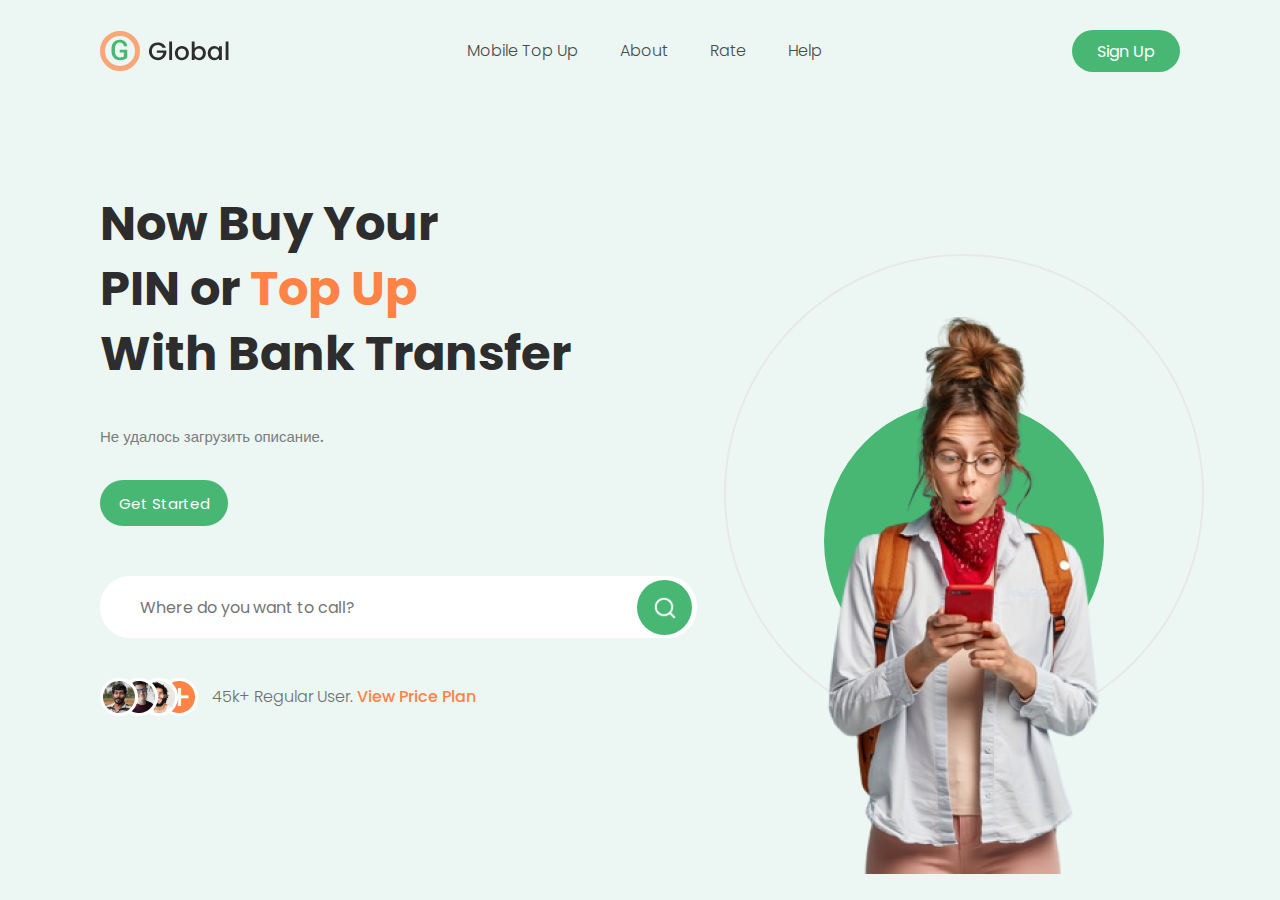
<file: Global/index.html>
<!DOCTYPE html>
<html lang="en">

<head>
    <meta charset="UTF-8">
    <meta name="viewport" content="width=device-width, initial-scale=1.0">

    <script src="https://code.jquery.com/jquery-3.6.0.min.js"></script>

    <link href="https://fonts.googleapis.com/css2?family=Poppins:ital,wght@0,100;0,200;0,300;0,400;0,500;0,600;0,700;0,800;0,900;1,100;1,200;1,300;1,400;1,500;1,600;1,700;1,800;1,900&display=swap"rel="stylesheet">
    <link href="https://stackpath.bootstrapcdn.com/bootstrap/4.5.2/css/bootstrap.min.css" rel="stylesheet">
    <link rel="stylesheet" href="css/style.min.css">
    <title>Global</title>
</head>

    <body>
        <header class="header">
            <div class="container">
                <div class="row">
                    <div class="col-12">
                        <div class="header__wrapper">
                        <a href="#" class="header__logo">
                            <img class="header__logo-img" src="icons/Logo.svg" alt="logo">
                        </a>
                        <div class="menu">
                            <div class="header__menu">
                                <a class="header__link" href="#">Mobile Top Up</a>
                                <a class="header__link" href="#">About</a>
                                <a class="header__link" href="#">Rate</a>
                                <a class="header__link" href="#">Help</a>
                            </div>
                            <button class="button">Sign Up</button>
                        </div>                            
                        
                        <div class="hamburger ">
                            <span></span>
                            <span></span>
                            <span></span>
                        </div>
                    </div>
                    </div>
                    
                    
                </div>
            </div>
            
        </header>
        <section class="promo">
            <div class="container">
                <div class="row">
                    <div class="col-12">

                    </div>
                </div>
                <div class="row">
                    <div class="col-xl-7 col-lg-8 col-md-12">
                        <div class="promo__buy">
                            <h1 class="promo__buy-title">
                                Now Buy Your<br>
                                PIN or <span class="promo__buy-text_orange">Top Up</span><br>
                                With Bank Transfer
                            </h1>
                        </div>
                    </div>
                </div>
                <div class="row flex-md-row flex-column-reverse">
                    <div class="col-xl-7 col-lg-6 col-md-6 ">
                        <div class="promo__subheader" id="promo_description">

                        </div>
                        <button class="button button_get">Get Started</button>
                        <form class="promo__form">
                            <input type="text" id="inputField" class="promo__form-input" placeholder="Where do you want to call?">
                            <div id="error-message" class="error-message"></div>
                            <button type="submit" class="button button_search">
                                <img src="icons/search (1).png" alt="search">
                            </button>
                        </form>
                        <div class="promo__users">
                            <div class="promo__users-ellips">
                                <img src="icons/Ellipse1.png" alt="">
                                <img src="icons/Ellipse2.png" alt="">
                                <img src="icons/Ellipse3.png" alt="">
                                <img src="icons/Ellipse4.png" alt="">
                                <div class="cross">&times;</div>
                            </div>
                            <div class="promo__users-descr">
                                45k+ Regular User. <span class="promo__users-descr_orange">View Price Plan</span>
                            </div>
                        </div>
                    </div>
                    <div class="col-xl-5 col-lg-6 col-md-6 ">
                        <div class="promo-girl">
                            <div class="promo-girl__img">
                                <img src="icons/girl3.png" alt="" class="promo-girl__img-elem">
                            </div>
                            <div class="divider">
                                <img class="divider__elem" src="icons/flags/flag-india.png" alt="India1">
                                <img class="divider__elem" src="icons/flags/flag-india.png" alt="India2">
                                <img class="divider__elem" src="icons/flags/flag-italy.png" alt="Italy">
                                <img class="divider__elem" src="icons/flags/flag-india.png" alt="India3">
                                <img class="divider__elem" src="icons/flags/flag-england.png" alt="England">

                            </div>
                        </div>
                    </div>
                </div>
            </div>
        </section>

        <script src="js/script.js"></script>

    </body>
</html>
</file>
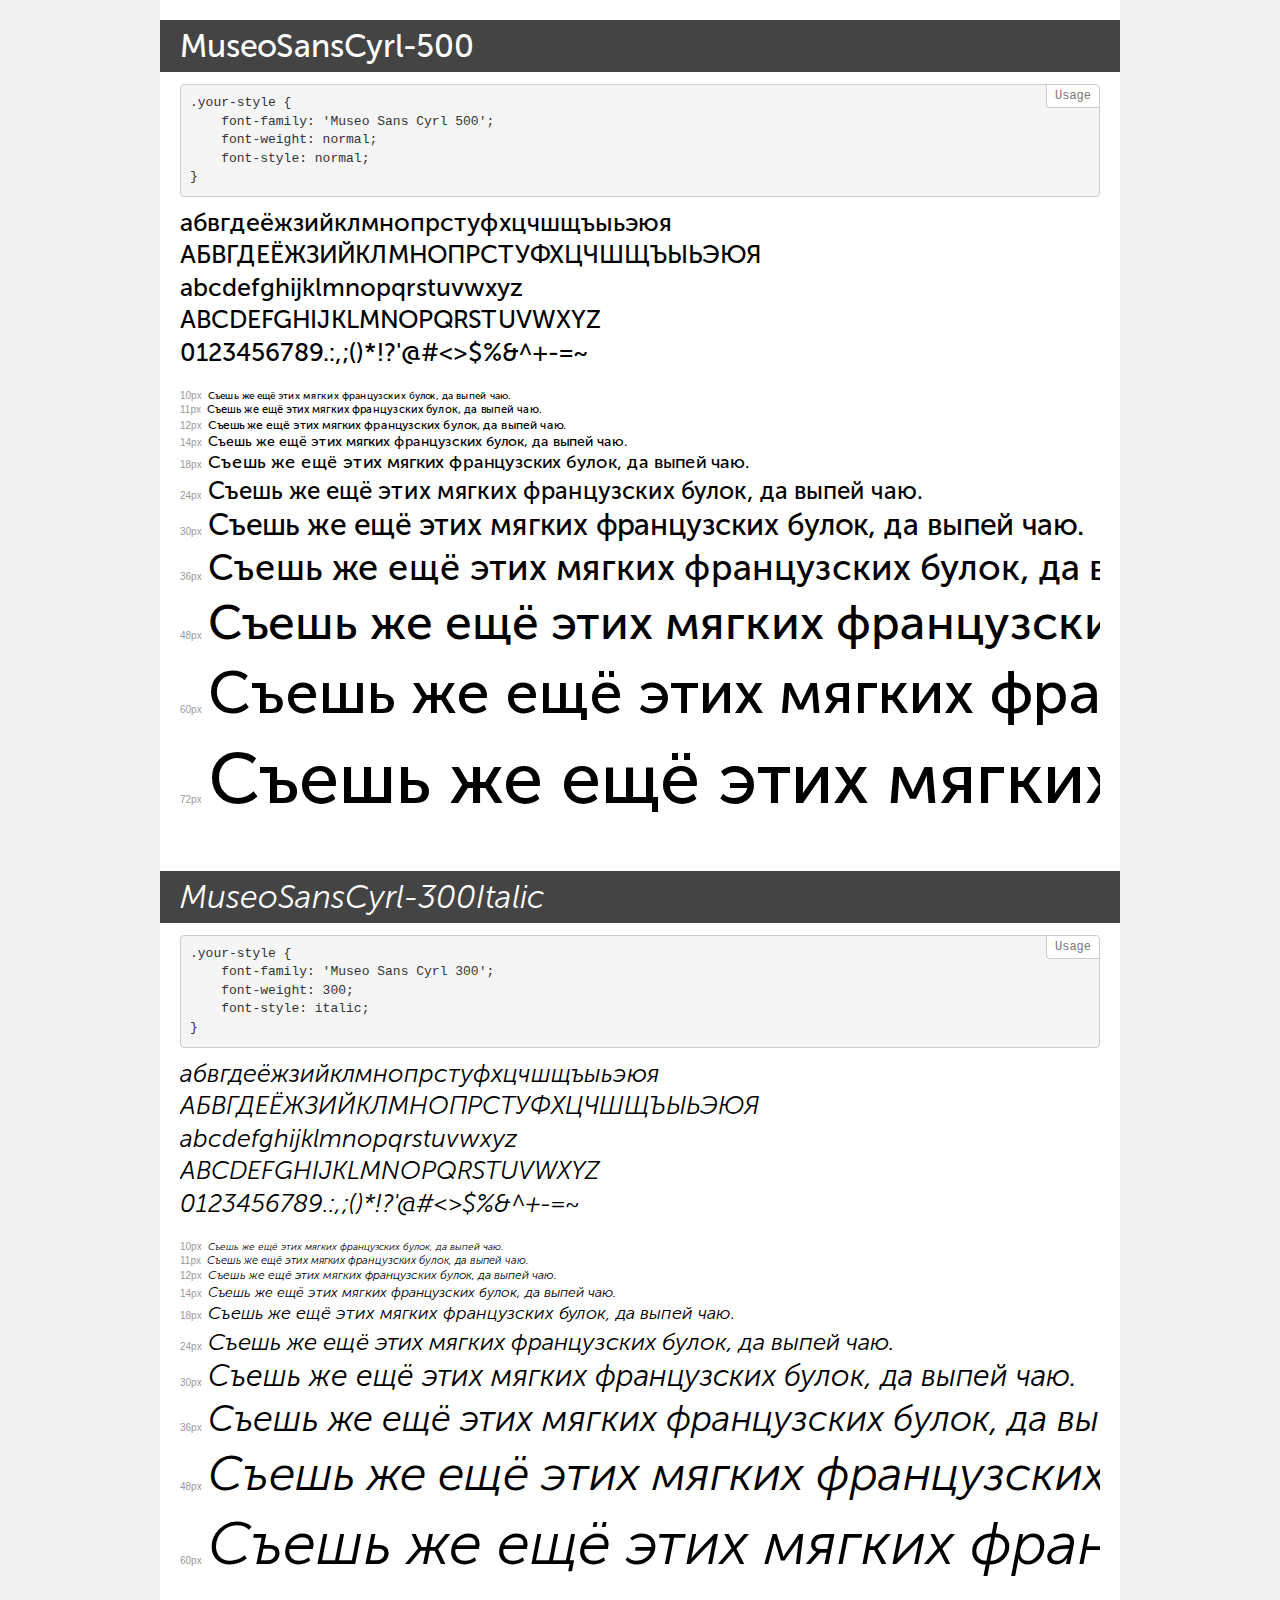
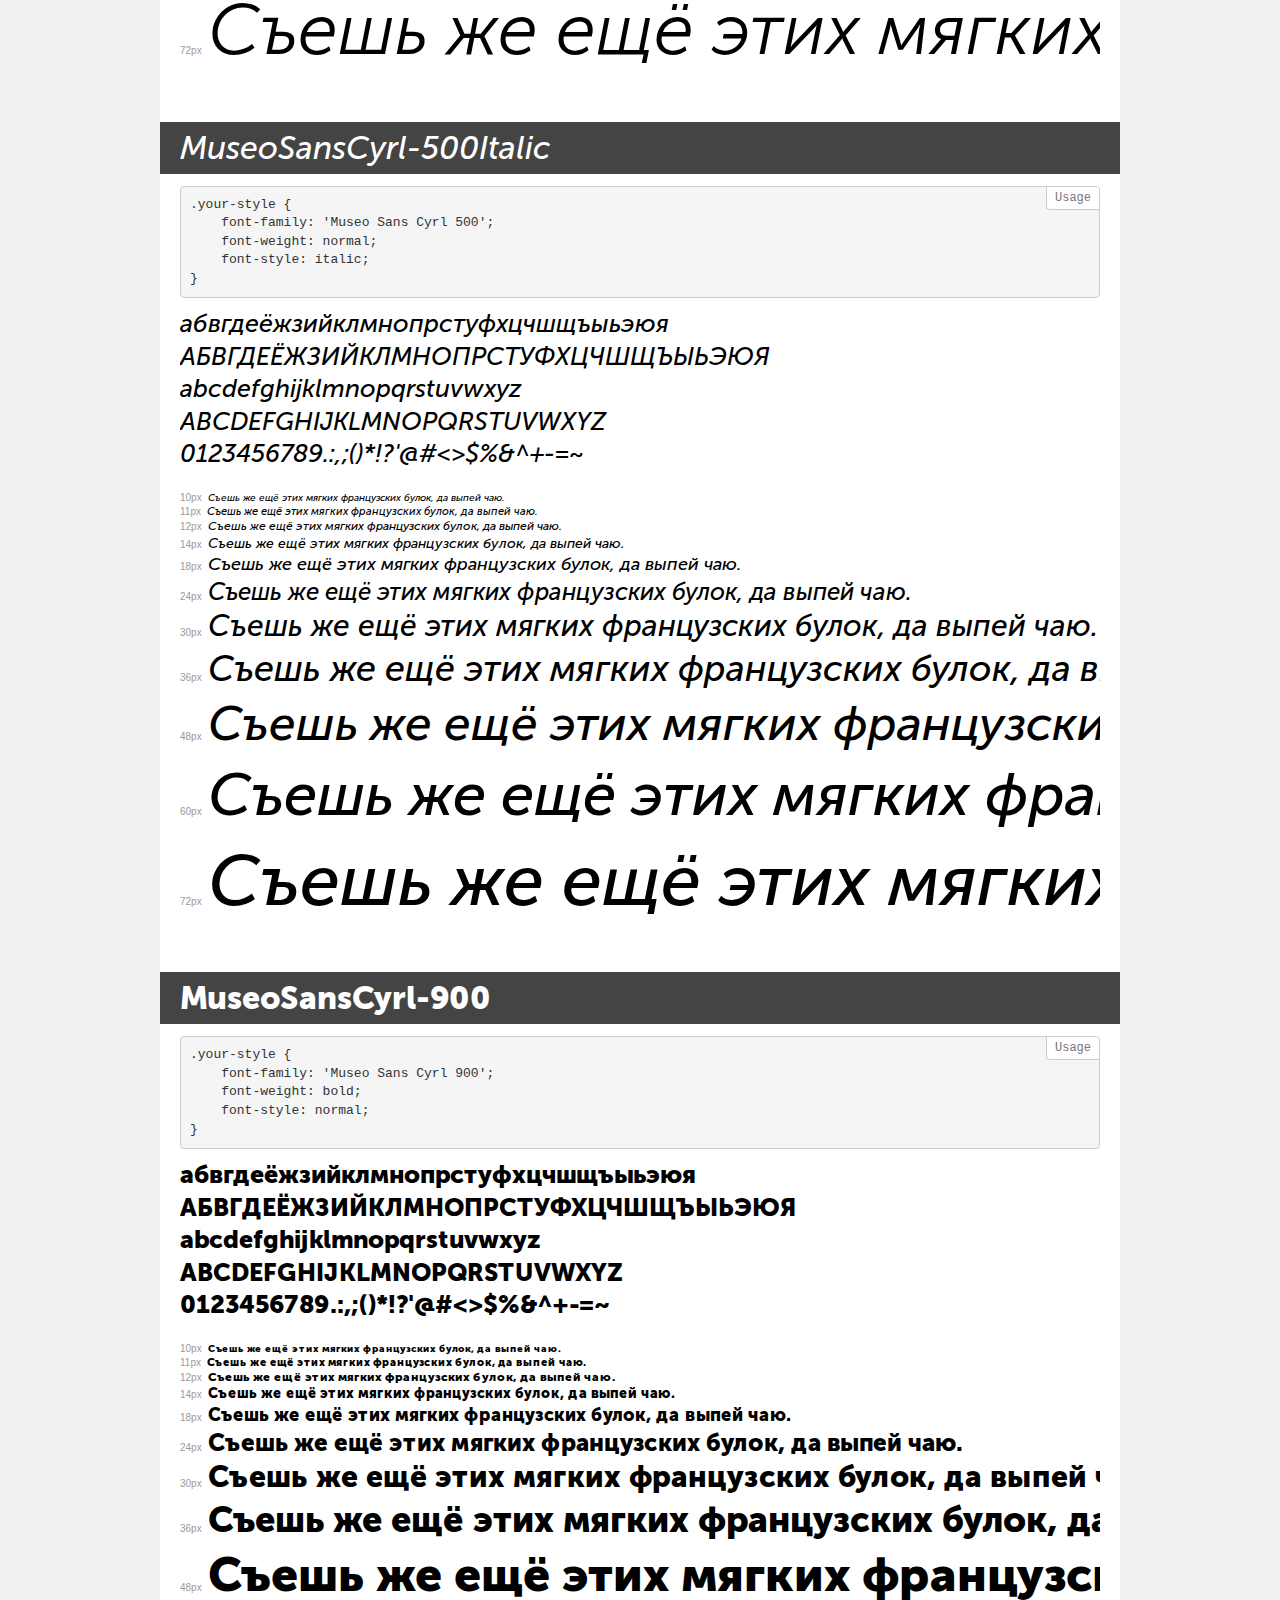
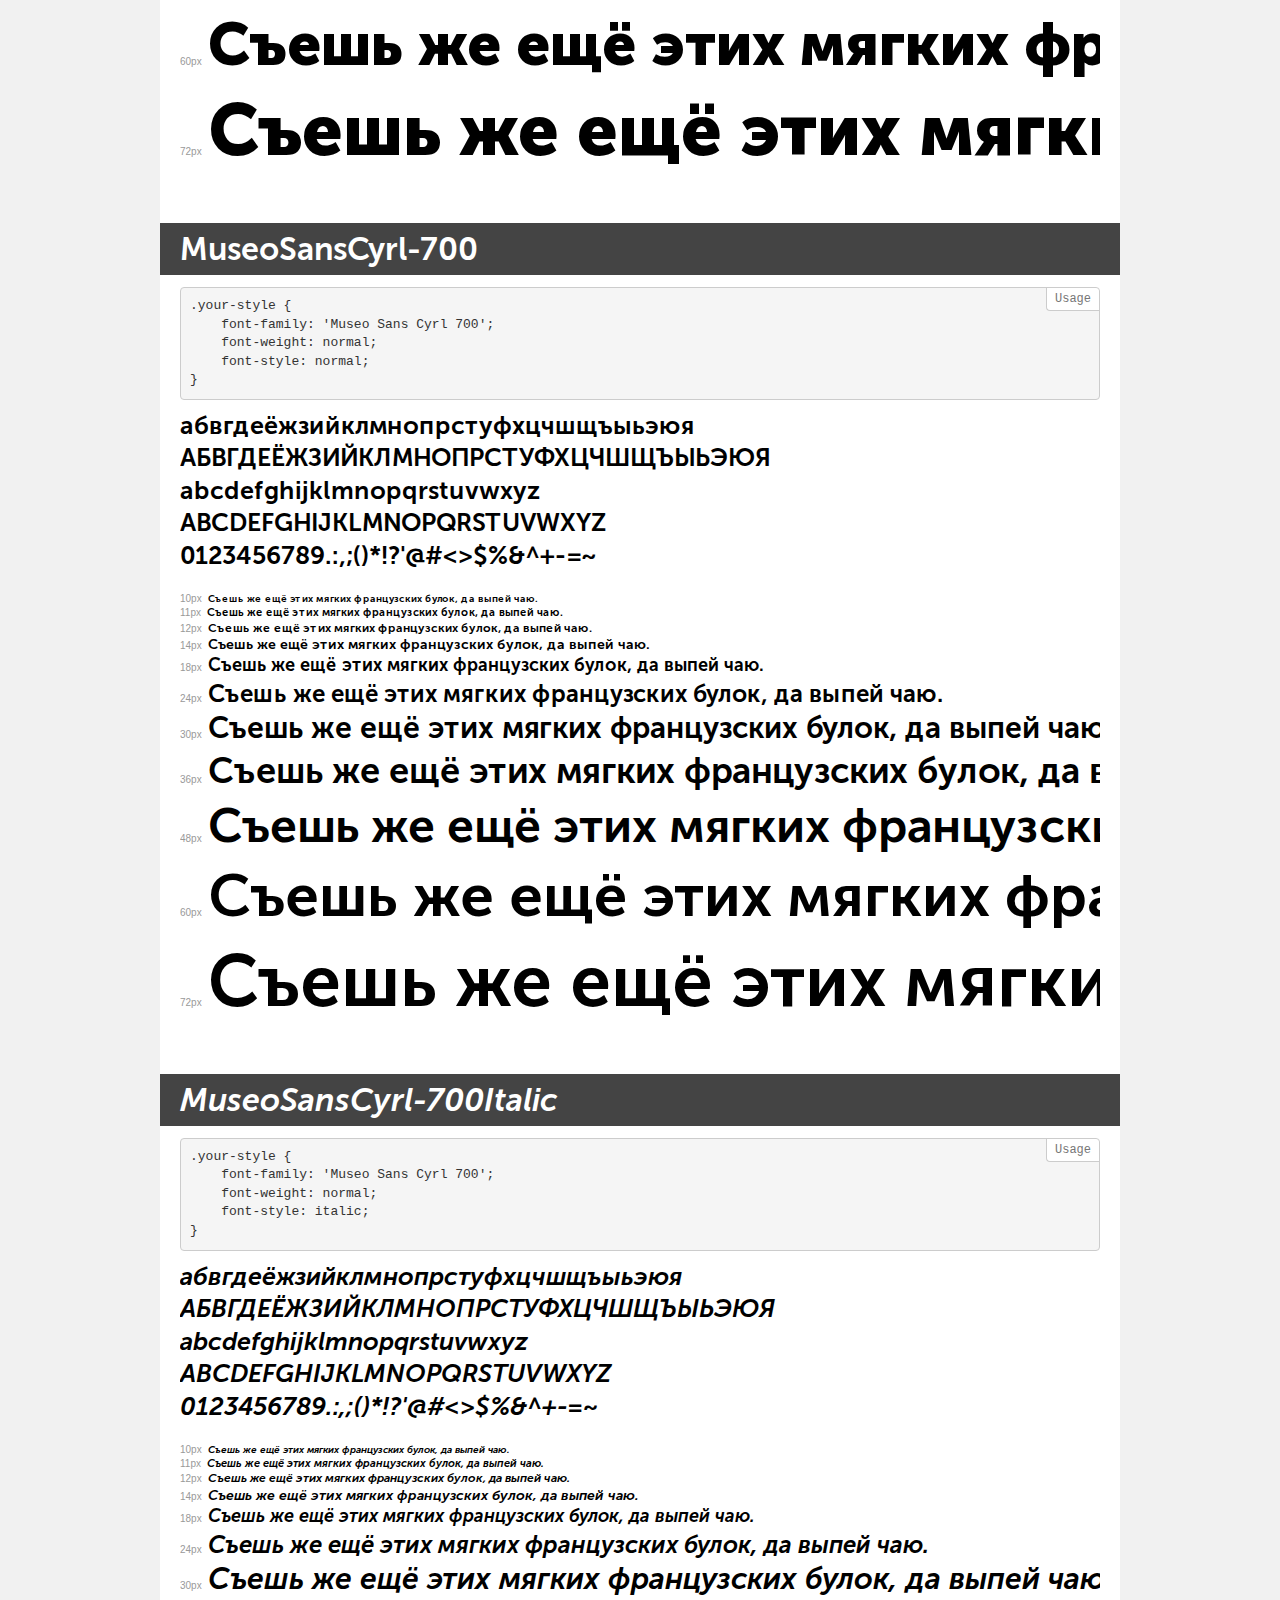
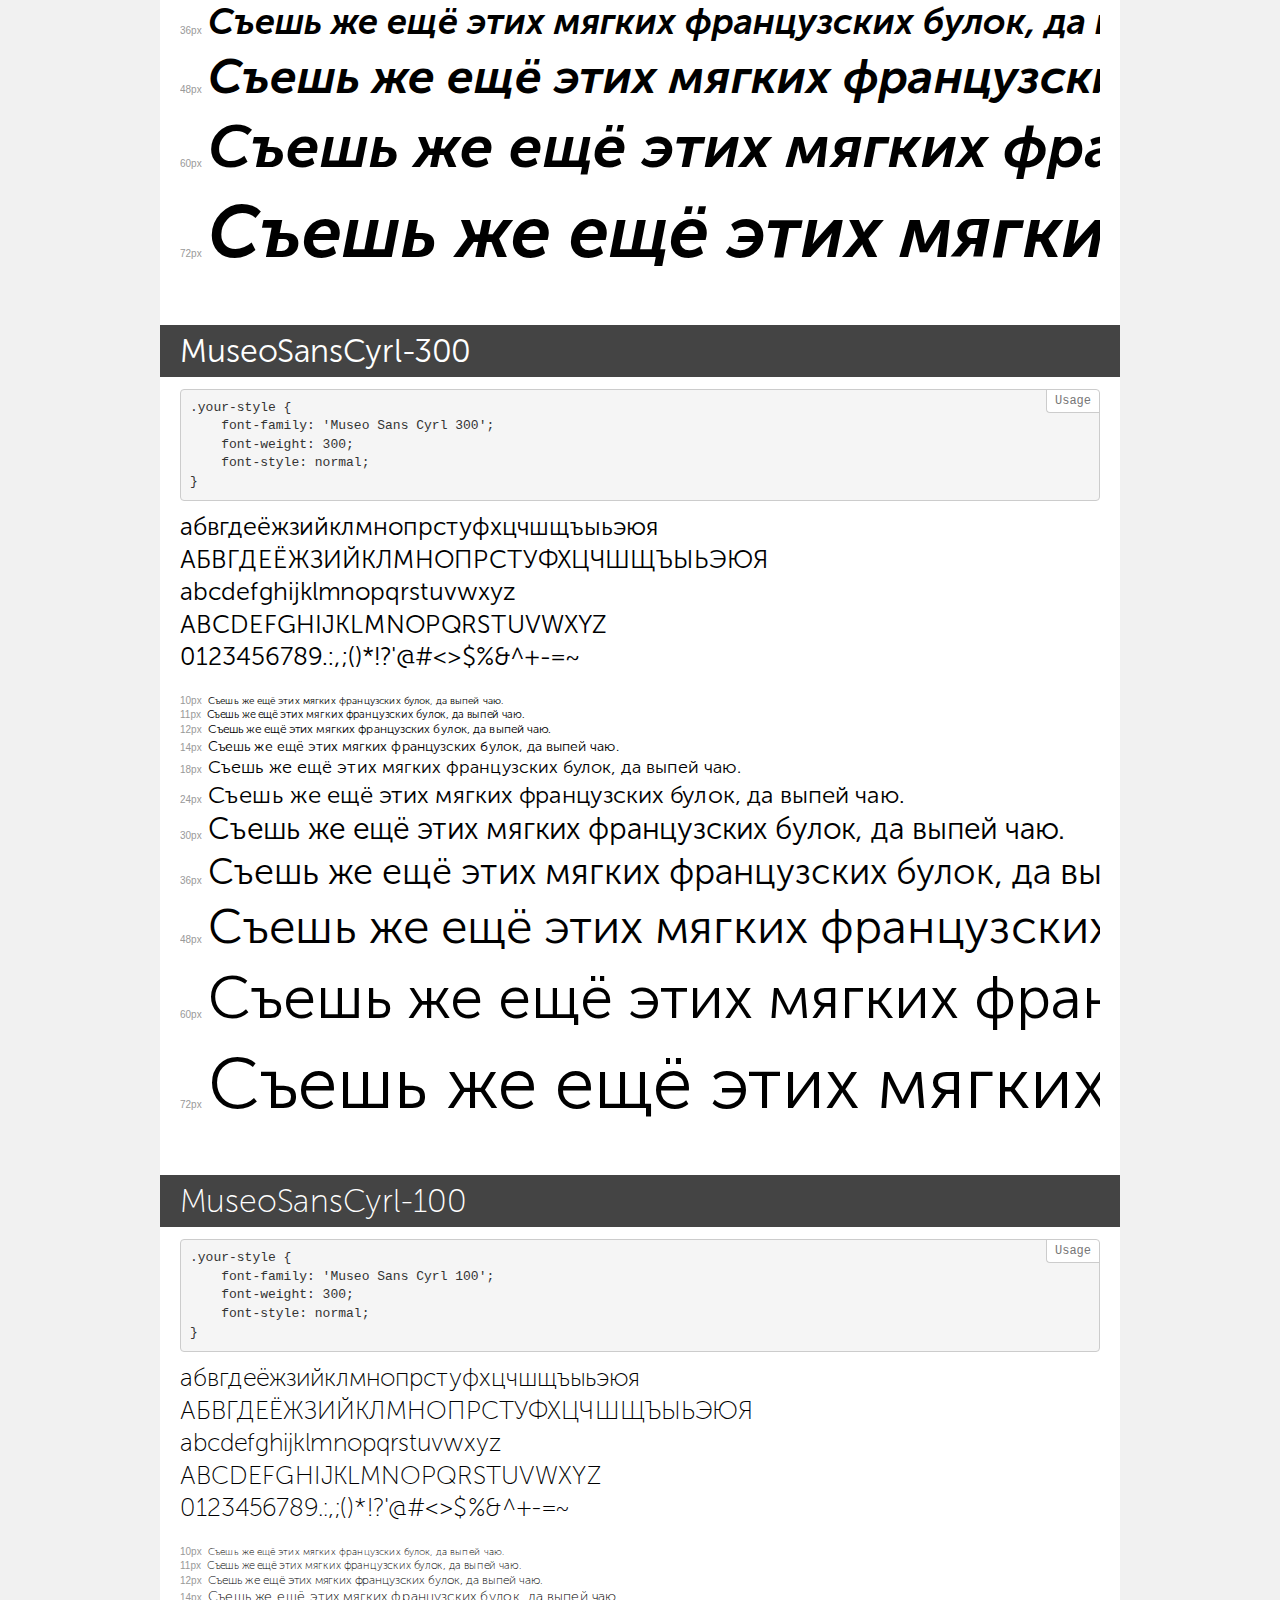
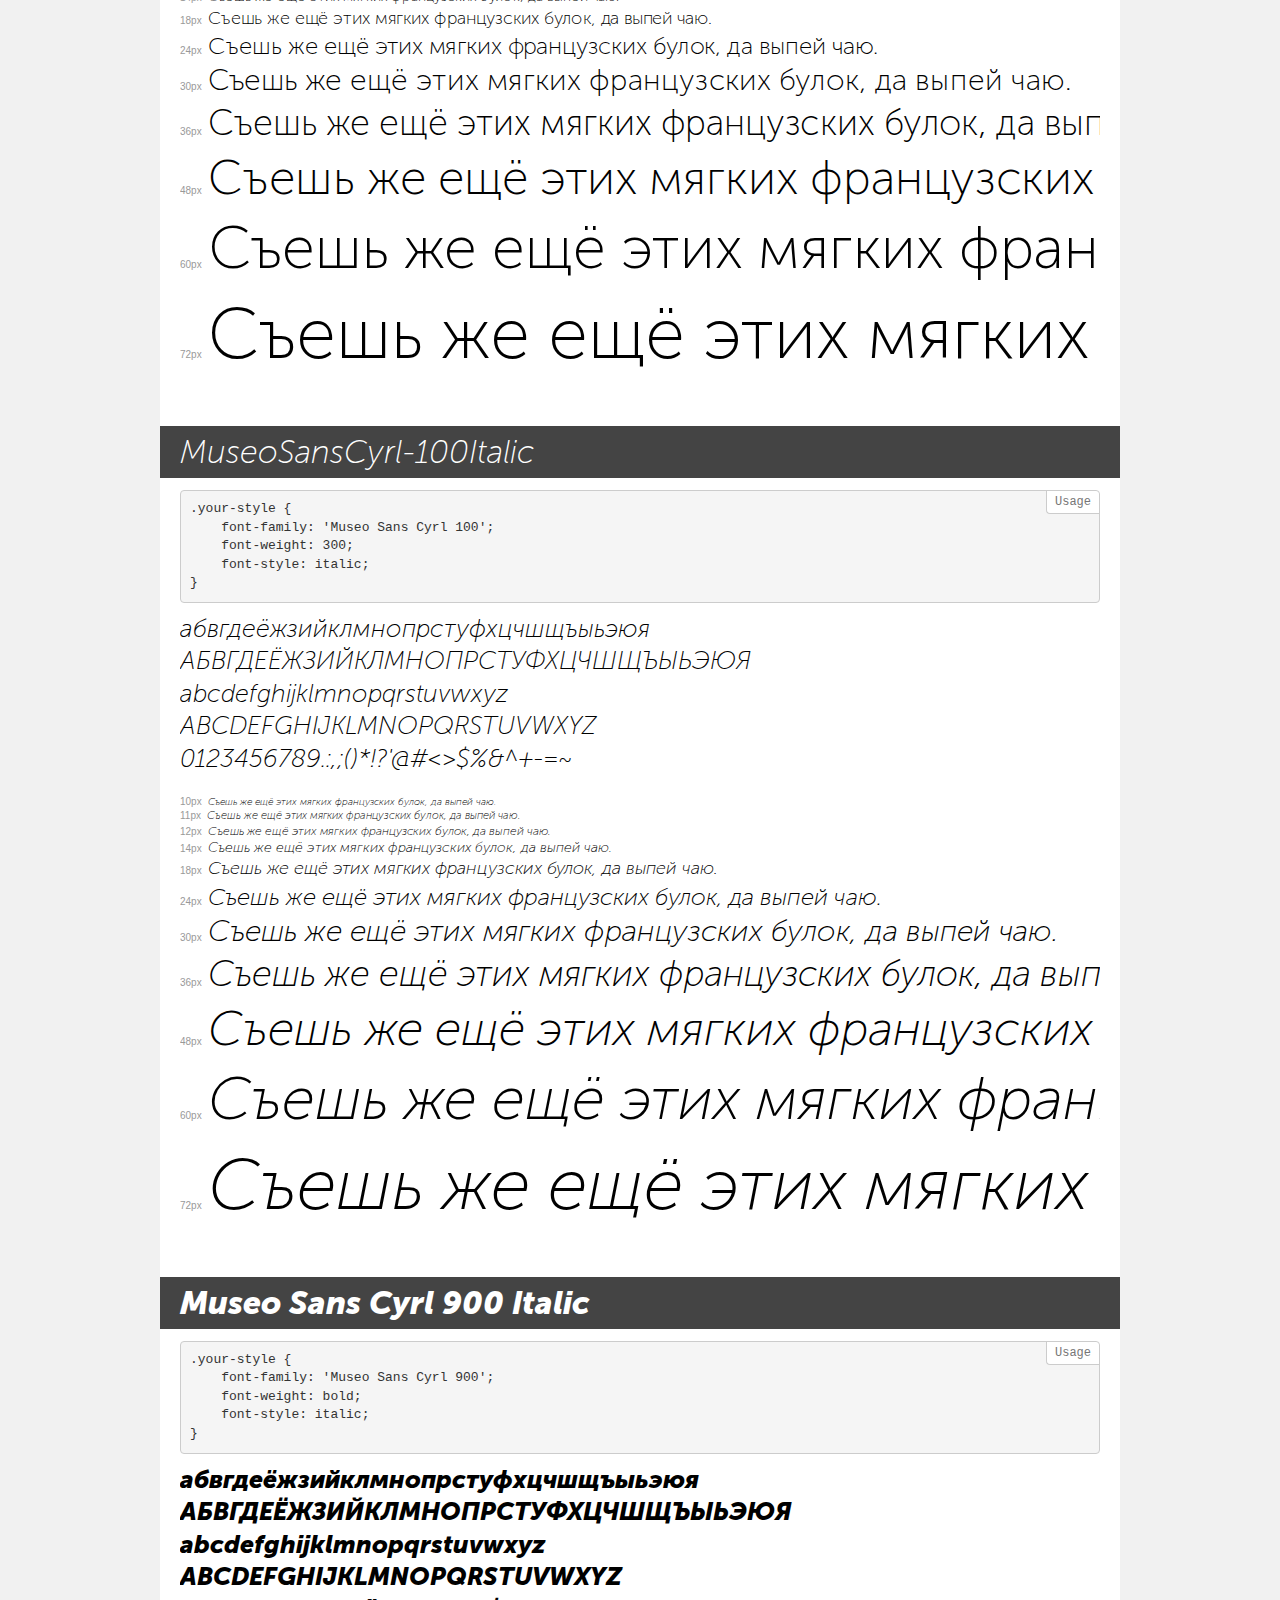
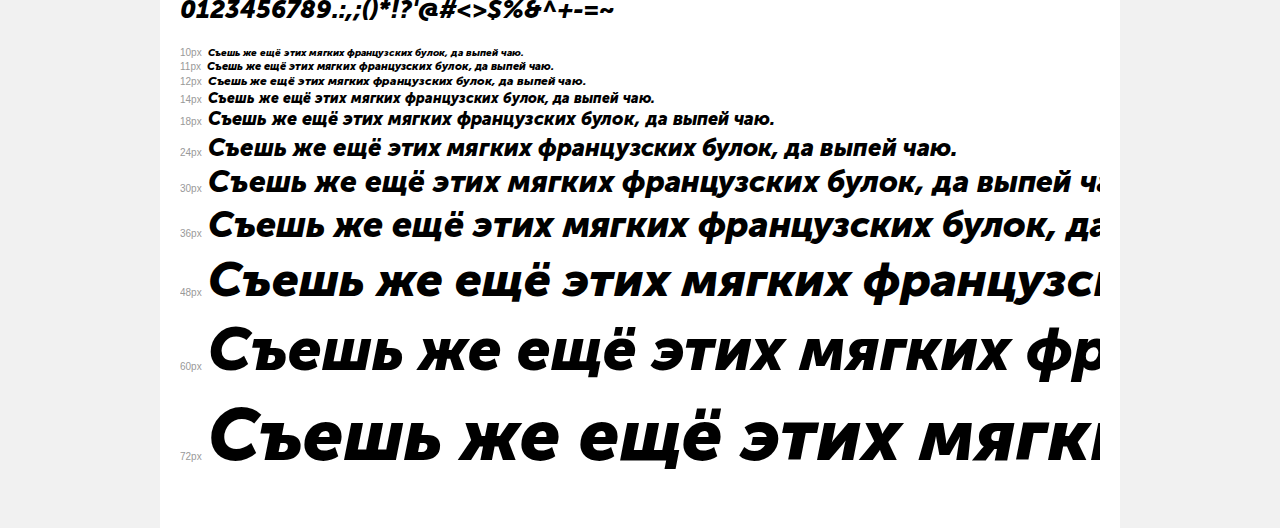
<file: Puls/fonts/demo.html>
<!DOCTYPE html>
<html>
<head>
	<meta charset="utf-8">
	<meta http-equiv="X-UA-Compatible" content="IE=edge">
	<meta name="viewport" content="width=device-width, initial-scale=1">
	<meta name="robots" content="noindex, noarchive">
	<title>Transfonter demo</title>
	<link href="stylesheet.css" rel="stylesheet">
	<style>
		/*
		http://meyerweb.com/eric/tools/css/reset/
		v2.0 | 20110126
		License: none (public domain)
		*/
		html, body, div, span, applet, object, iframe,
		h1, h2, h3, h4, h5, h6, p, blockquote, pre,
		a, abbr, acronym, address, big, cite, code,
		del, dfn, em, img, ins, kbd, q, s, samp,
		small, strike, strong, sub, sup, tt, var,
		b, u, i, center,
		dl, dt, dd, ol, ul, li,
		fieldset, form, label, legend,
		table, caption, tbody, tfoot, thead, tr, th, td,
		article, aside, canvas, details, embed,
		figure, figcaption, footer, header, hgroup,
		menu, nav, output, ruby, section, summary,
		time, mark, audio, video {
			margin: 0;
			padding: 0;
			border: 0;
			font-size: 100%;
			font: inherit;
			vertical-align: baseline;
		}
		/* HTML5 display-role reset for older browsers */
		article, aside, details, figcaption, figure,
		footer, header, hgroup, menu, nav, section {
			display: block;
		}
		body {
			line-height: 1;
		}
		ol, ul {
			list-style: none;
		}
		blockquote, q {
			quotes: none;
		}
		blockquote:before, blockquote:after,
		q:before, q:after {
			content: '';
			content: none;
		}
		table {
			border-collapse: collapse;
			border-spacing: 0;
		}
		/* common styles */
		body {
			background: #f1f1f1;
			color: #000;
		}
		.page {
			background: #fff;
			width: 920px;
			margin: 0 auto;
			padding: 20px 20px 0 20px;
			overflow: hidden;
		}
		.font-container {
			overflow-x: auto;
			overflow-y: hidden;
			margin-bottom: 40px;
			line-height: 1.3;
			white-space: nowrap;
			padding-bottom: 5px;
		}
		h1 {
			position: relative;
			background: #444;
			font-size: 32px;
			color: #fff;
			padding: 10px 20px;
			margin: 0 -20px 12px -20px;
		}
		.letters {
			font-size: 25px;
			margin-bottom: 20px;
		}
		.s10:before {
			content: '10px';
		}
		.s11:before {
			content: '11px';
		}
		.s12:before {
			content: '12px';
		}
		.s14:before {
			content: '14px';
		}
		.s18:before {
			content: '18px';
		}
		.s24:before {
			content: '24px';
		}
		.s30:before {
			content: '30px';
		}
		.s36:before {
			content: '36px';
		}
		.s48:before {
			content: '48px';
		}
		.s60:before {
			content: '60px';
		}
		.s72:before {
			content: '72px';
		}
		.s10:before, .s11:before, .s12:before, .s14:before,
		.s18:before, .s24:before, .s30:before, .s36:before,
		.s48:before, .s60:before, .s72:before {
			font-family: Arial, sans-serif;
			font-size: 10px;
			font-weight: normal;
			font-style: normal;
			color: #999;
			padding-right: 6px;
		}
		pre {
			display: block;
			position: relative;
			padding: 9px;
			margin: 0 0 10px;
			font-family: Monaco, Menlo, Consolas, "Courier New", monospace !important;
			font-size: 13px;
			line-height: 1.428571429;
			color: #333;
			font-weight: normal !important;
			font-style: normal !important;
			background-color: #f5f5f5;
			border: 1px solid #ccc;
			overflow-x: auto;
			border-radius: 4px;
		}
		pre:after {
			display: block;
			position: absolute;
			right: 0;
			top: 0;
			content: 'Usage';
			line-height: 1;
			padding: 5px 8px;
			font-size: 12px;
			color: #767676;
			background-color: #fff;
			border: 1px solid #ccc;
			border-right: none;
			border-top: none;
			border-radius: 0 4px 0 4px;
			z-index: 10;
		}
		/* responsive */
		@media (max-width: 959px) {
			.page {
				width: auto;
				margin: 0;
			}
		}
	</style>
</head>
<body>
<div class="page">
	<div class="demo" style="font-family: 'Museo Sans Cyrl 500'; font-weight: normal; font-style: normal;">
		<h1>MuseoSansCyrl-500</h1>
		<pre>.your-style {
    font-family: 'Museo Sans Cyrl 500';
    font-weight: normal;
    font-style: normal;
}</pre>
		<div class="font-container">
			<p class="letters">
				абвгдеёжзийклмнопрстуфхцчшщъыьэюя <br />
				АБВГДЕЁЖЗИЙКЛМНОПРСТУФХЦЧШЩЪЫЬЭЮЯ <br />
				abcdefghijklmnopqrstuvwxyz <br />
				ABCDEFGHIJKLMNOPQRSTUVWXYZ <br />				0123456789.:,;()*!?'@#<>$%&^+-=~
			</p>
			<p class="s10" style="font-size: 10px;">Съешь же ещё этих мягких французских булок, да выпей чаю.</p>
			<p class="s11" style="font-size: 11px;">Съешь же ещё этих мягких французских булок, да выпей чаю.</p>
			<p class="s12" style="font-size: 12px;">Съешь же ещё этих мягких французских булок, да выпей чаю.</p>
			<p class="s14" style="font-size: 14px;">Съешь же ещё этих мягких французских булок, да выпей чаю.</p>
			<p class="s18" style="font-size: 18px;">Съешь же ещё этих мягких французских булок, да выпей чаю.</p>
			<p class="s24" style="font-size: 24px;">Съешь же ещё этих мягких французских булок, да выпей чаю.</p>
			<p class="s30" style="font-size: 30px;">Съешь же ещё этих мягких французских булок, да выпей чаю.</p>
			<p class="s36" style="font-size: 36px;">Съешь же ещё этих мягких французских булок, да выпей чаю.</p>
			<p class="s48" style="font-size: 48px;">Съешь же ещё этих мягких французских булок, да выпей чаю.</p>
			<p class="s60" style="font-size: 60px;">Съешь же ещё этих мягких французских булок, да выпей чаю.</p>
			<p class="s72" style="font-size: 72px;">Съешь же ещё этих мягких французских булок, да выпей чаю.</p>
		</div>
	</div>
	<div class="demo" style="font-family: 'Museo Sans Cyrl 300'; font-weight: 300; font-style: italic;">
		<h1>MuseoSansCyrl-300Italic</h1>
		<pre>.your-style {
    font-family: 'Museo Sans Cyrl 300';
    font-weight: 300;
    font-style: italic;
}</pre>
		<div class="font-container">
			<p class="letters">
				абвгдеёжзийклмнопрстуфхцчшщъыьэюя <br />
				АБВГДЕЁЖЗИЙКЛМНОПРСТУФХЦЧШЩЪЫЬЭЮЯ <br />
				abcdefghijklmnopqrstuvwxyz <br />
				ABCDEFGHIJKLMNOPQRSTUVWXYZ <br />				0123456789.:,;()*!?'@#<>$%&^+-=~
			</p>
			<p class="s10" style="font-size: 10px;">Съешь же ещё этих мягких французских булок, да выпей чаю.</p>
			<p class="s11" style="font-size: 11px;">Съешь же ещё этих мягких французских булок, да выпей чаю.</p>
			<p class="s12" style="font-size: 12px;">Съешь же ещё этих мягких французских булок, да выпей чаю.</p>
			<p class="s14" style="font-size: 14px;">Съешь же ещё этих мягких французских булок, да выпей чаю.</p>
			<p class="s18" style="font-size: 18px;">Съешь же ещё этих мягких французских булок, да выпей чаю.</p>
			<p class="s24" style="font-size: 24px;">Съешь же ещё этих мягких французских булок, да выпей чаю.</p>
			<p class="s30" style="font-size: 30px;">Съешь же ещё этих мягких французских булок, да выпей чаю.</p>
			<p class="s36" style="font-size: 36px;">Съешь же ещё этих мягких французских булок, да выпей чаю.</p>
			<p class="s48" style="font-size: 48px;">Съешь же ещё этих мягких французских булок, да выпей чаю.</p>
			<p class="s60" style="font-size: 60px;">Съешь же ещё этих мягких французских булок, да выпей чаю.</p>
			<p class="s72" style="font-size: 72px;">Съешь же ещё этих мягких французских булок, да выпей чаю.</p>
		</div>
	</div>
	<div class="demo" style="font-family: 'Museo Sans Cyrl 500'; font-weight: normal; font-style: italic;">
		<h1>MuseoSansCyrl-500Italic</h1>
		<pre>.your-style {
    font-family: 'Museo Sans Cyrl 500';
    font-weight: normal;
    font-style: italic;
}</pre>
		<div class="font-container">
			<p class="letters">
				абвгдеёжзийклмнопрстуфхцчшщъыьэюя <br />
				АБВГДЕЁЖЗИЙКЛМНОПРСТУФХЦЧШЩЪЫЬЭЮЯ <br />
				abcdefghijklmnopqrstuvwxyz <br />
				ABCDEFGHIJKLMNOPQRSTUVWXYZ <br />				0123456789.:,;()*!?'@#<>$%&^+-=~
			</p>
			<p class="s10" style="font-size: 10px;">Съешь же ещё этих мягких французских булок, да выпей чаю.</p>
			<p class="s11" style="font-size: 11px;">Съешь же ещё этих мягких французских булок, да выпей чаю.</p>
			<p class="s12" style="font-size: 12px;">Съешь же ещё этих мягких французских булок, да выпей чаю.</p>
			<p class="s14" style="font-size: 14px;">Съешь же ещё этих мягких французских булок, да выпей чаю.</p>
			<p class="s18" style="font-size: 18px;">Съешь же ещё этих мягких французских булок, да выпей чаю.</p>
			<p class="s24" style="font-size: 24px;">Съешь же ещё этих мягких французских булок, да выпей чаю.</p>
			<p class="s30" style="font-size: 30px;">Съешь же ещё этих мягких французских булок, да выпей чаю.</p>
			<p class="s36" style="font-size: 36px;">Съешь же ещё этих мягких французских булок, да выпей чаю.</p>
			<p class="s48" style="font-size: 48px;">Съешь же ещё этих мягких французских булок, да выпей чаю.</p>
			<p class="s60" style="font-size: 60px;">Съешь же ещё этих мягких французских булок, да выпей чаю.</p>
			<p class="s72" style="font-size: 72px;">Съешь же ещё этих мягких французских булок, да выпей чаю.</p>
		</div>
	</div>
	<div class="demo" style="font-family: 'Museo Sans Cyrl 900'; font-weight: bold; font-style: normal;">
		<h1>MuseoSansCyrl-900</h1>
		<pre>.your-style {
    font-family: 'Museo Sans Cyrl 900';
    font-weight: bold;
    font-style: normal;
}</pre>
		<div class="font-container">
			<p class="letters">
				абвгдеёжзийклмнопрстуфхцчшщъыьэюя <br />
				АБВГДЕЁЖЗИЙКЛМНОПРСТУФХЦЧШЩЪЫЬЭЮЯ <br />
				abcdefghijklmnopqrstuvwxyz <br />
				ABCDEFGHIJKLMNOPQRSTUVWXYZ <br />				0123456789.:,;()*!?'@#<>$%&^+-=~
			</p>
			<p class="s10" style="font-size: 10px;">Съешь же ещё этих мягких французских булок, да выпей чаю.</p>
			<p class="s11" style="font-size: 11px;">Съешь же ещё этих мягких французских булок, да выпей чаю.</p>
			<p class="s12" style="font-size: 12px;">Съешь же ещё этих мягких французских булок, да выпей чаю.</p>
			<p class="s14" style="font-size: 14px;">Съешь же ещё этих мягких французских булок, да выпей чаю.</p>
			<p class="s18" style="font-size: 18px;">Съешь же ещё этих мягких французских булок, да выпей чаю.</p>
			<p class="s24" style="font-size: 24px;">Съешь же ещё этих мягких французских булок, да выпей чаю.</p>
			<p class="s30" style="font-size: 30px;">Съешь же ещё этих мягких французских булок, да выпей чаю.</p>
			<p class="s36" style="font-size: 36px;">Съешь же ещё этих мягких французских булок, да выпей чаю.</p>
			<p class="s48" style="font-size: 48px;">Съешь же ещё этих мягких французских булок, да выпей чаю.</p>
			<p class="s60" style="font-size: 60px;">Съешь же ещё этих мягких французских булок, да выпей чаю.</p>
			<p class="s72" style="font-size: 72px;">Съешь же ещё этих мягких французских булок, да выпей чаю.</p>
		</div>
	</div>
	<div class="demo" style="font-family: 'Museo Sans Cyrl 700'; font-weight: normal; font-style: normal;">
		<h1>MuseoSansCyrl-700</h1>
		<pre>.your-style {
    font-family: 'Museo Sans Cyrl 700';
    font-weight: normal;
    font-style: normal;
}</pre>
		<div class="font-container">
			<p class="letters">
				абвгдеёжзийклмнопрстуфхцчшщъыьэюя <br />
				АБВГДЕЁЖЗИЙКЛМНОПРСТУФХЦЧШЩЪЫЬЭЮЯ <br />
				abcdefghijklmnopqrstuvwxyz <br />
				ABCDEFGHIJKLMNOPQRSTUVWXYZ <br />				0123456789.:,;()*!?'@#<>$%&^+-=~
			</p>
			<p class="s10" style="font-size: 10px;">Съешь же ещё этих мягких французских булок, да выпей чаю.</p>
			<p class="s11" style="font-size: 11px;">Съешь же ещё этих мягких французских булок, да выпей чаю.</p>
			<p class="s12" style="font-size: 12px;">Съешь же ещё этих мягких французских булок, да выпей чаю.</p>
			<p class="s14" style="font-size: 14px;">Съешь же ещё этих мягких французских булок, да выпей чаю.</p>
			<p class="s18" style="font-size: 18px;">Съешь же ещё этих мягких французских булок, да выпей чаю.</p>
			<p class="s24" style="font-size: 24px;">Съешь же ещё этих мягких французских булок, да выпей чаю.</p>
			<p class="s30" style="font-size: 30px;">Съешь же ещё этих мягких французских булок, да выпей чаю.</p>
			<p class="s36" style="font-size: 36px;">Съешь же ещё этих мягких французских булок, да выпей чаю.</p>
			<p class="s48" style="font-size: 48px;">Съешь же ещё этих мягких французских булок, да выпей чаю.</p>
			<p class="s60" style="font-size: 60px;">Съешь же ещё этих мягких французских булок, да выпей чаю.</p>
			<p class="s72" style="font-size: 72px;">Съешь же ещё этих мягких французских булок, да выпей чаю.</p>
		</div>
	</div>
	<div class="demo" style="font-family: 'Museo Sans Cyrl 700'; font-weight: normal; font-style: italic;">
		<h1>MuseoSansCyrl-700Italic</h1>
		<pre>.your-style {
    font-family: 'Museo Sans Cyrl 700';
    font-weight: normal;
    font-style: italic;
}</pre>
		<div class="font-container">
			<p class="letters">
				абвгдеёжзийклмнопрстуфхцчшщъыьэюя <br />
				АБВГДЕЁЖЗИЙКЛМНОПРСТУФХЦЧШЩЪЫЬЭЮЯ <br />
				abcdefghijklmnopqrstuvwxyz <br />
				ABCDEFGHIJKLMNOPQRSTUVWXYZ <br />				0123456789.:,;()*!?'@#<>$%&^+-=~
			</p>
			<p class="s10" style="font-size: 10px;">Съешь же ещё этих мягких французских булок, да выпей чаю.</p>
			<p class="s11" style="font-size: 11px;">Съешь же ещё этих мягких французских булок, да выпей чаю.</p>
			<p class="s12" style="font-size: 12px;">Съешь же ещё этих мягких французских булок, да выпей чаю.</p>
			<p class="s14" style="font-size: 14px;">Съешь же ещё этих мягких французских булок, да выпей чаю.</p>
			<p class="s18" style="font-size: 18px;">Съешь же ещё этих мягких французских булок, да выпей чаю.</p>
			<p class="s24" style="font-size: 24px;">Съешь же ещё этих мягких французских булок, да выпей чаю.</p>
			<p class="s30" style="font-size: 30px;">Съешь же ещё этих мягких французских булок, да выпей чаю.</p>
			<p class="s36" style="font-size: 36px;">Съешь же ещё этих мягких французских булок, да выпей чаю.</p>
			<p class="s48" style="font-size: 48px;">Съешь же ещё этих мягких французских булок, да выпей чаю.</p>
			<p class="s60" style="font-size: 60px;">Съешь же ещё этих мягких французских булок, да выпей чаю.</p>
			<p class="s72" style="font-size: 72px;">Съешь же ещё этих мягких французских булок, да выпей чаю.</p>
		</div>
	</div>
	<div class="demo" style="font-family: 'Museo Sans Cyrl 300'; font-weight: 300; font-style: normal;">
		<h1>MuseoSansCyrl-300</h1>
		<pre>.your-style {
    font-family: 'Museo Sans Cyrl 300';
    font-weight: 300;
    font-style: normal;
}</pre>
		<div class="font-container">
			<p class="letters">
				абвгдеёжзийклмнопрстуфхцчшщъыьэюя <br />
				АБВГДЕЁЖЗИЙКЛМНОПРСТУФХЦЧШЩЪЫЬЭЮЯ <br />
				abcdefghijklmnopqrstuvwxyz <br />
				ABCDEFGHIJKLMNOPQRSTUVWXYZ <br />				0123456789.:,;()*!?'@#<>$%&^+-=~
			</p>
			<p class="s10" style="font-size: 10px;">Съешь же ещё этих мягких французских булок, да выпей чаю.</p>
			<p class="s11" style="font-size: 11px;">Съешь же ещё этих мягких французских булок, да выпей чаю.</p>
			<p class="s12" style="font-size: 12px;">Съешь же ещё этих мягких французских булок, да выпей чаю.</p>
			<p class="s14" style="font-size: 14px;">Съешь же ещё этих мягких французских булок, да выпей чаю.</p>
			<p class="s18" style="font-size: 18px;">Съешь же ещё этих мягких французских булок, да выпей чаю.</p>
			<p class="s24" style="font-size: 24px;">Съешь же ещё этих мягких французских булок, да выпей чаю.</p>
			<p class="s30" style="font-size: 30px;">Съешь же ещё этих мягких французских булок, да выпей чаю.</p>
			<p class="s36" style="font-size: 36px;">Съешь же ещё этих мягких французских булок, да выпей чаю.</p>
			<p class="s48" style="font-size: 48px;">Съешь же ещё этих мягких французских булок, да выпей чаю.</p>
			<p class="s60" style="font-size: 60px;">Съешь же ещё этих мягких французских булок, да выпей чаю.</p>
			<p class="s72" style="font-size: 72px;">Съешь же ещё этих мягких французских булок, да выпей чаю.</p>
		</div>
	</div>
	<div class="demo" style="font-family: 'Museo Sans Cyrl 100'; font-weight: 300; font-style: normal;">
		<h1>MuseoSansCyrl-100</h1>
		<pre>.your-style {
    font-family: 'Museo Sans Cyrl 100';
    font-weight: 300;
    font-style: normal;
}</pre>
		<div class="font-container">
			<p class="letters">
				абвгдеёжзийклмнопрстуфхцчшщъыьэюя <br />
				АБВГДЕЁЖЗИЙКЛМНОПРСТУФХЦЧШЩЪЫЬЭЮЯ <br />
				abcdefghijklmnopqrstuvwxyz <br />
				ABCDEFGHIJKLMNOPQRSTUVWXYZ <br />				0123456789.:,;()*!?'@#<>$%&^+-=~
			</p>
			<p class="s10" style="font-size: 10px;">Съешь же ещё этих мягких французских булок, да выпей чаю.</p>
			<p class="s11" style="font-size: 11px;">Съешь же ещё этих мягких французских булок, да выпей чаю.</p>
			<p class="s12" style="font-size: 12px;">Съешь же ещё этих мягких французских булок, да выпей чаю.</p>
			<p class="s14" style="font-size: 14px;">Съешь же ещё этих мягких французских булок, да выпей чаю.</p>
			<p class="s18" style="font-size: 18px;">Съешь же ещё этих мягких французских булок, да выпей чаю.</p>
			<p class="s24" style="font-size: 24px;">Съешь же ещё этих мягких французских булок, да выпей чаю.</p>
			<p class="s30" style="font-size: 30px;">Съешь же ещё этих мягких французских булок, да выпей чаю.</p>
			<p class="s36" style="font-size: 36px;">Съешь же ещё этих мягких французских булок, да выпей чаю.</p>
			<p class="s48" style="font-size: 48px;">Съешь же ещё этих мягких французских булок, да выпей чаю.</p>
			<p class="s60" style="font-size: 60px;">Съешь же ещё этих мягких французских булок, да выпей чаю.</p>
			<p class="s72" style="font-size: 72px;">Съешь же ещё этих мягких французских булок, да выпей чаю.</p>
		</div>
	</div>
	<div class="demo" style="font-family: 'Museo Sans Cyrl 100'; font-weight: 300; font-style: italic;">
		<h1>MuseoSansCyrl-100Italic</h1>
		<pre>.your-style {
    font-family: 'Museo Sans Cyrl 100';
    font-weight: 300;
    font-style: italic;
}</pre>
		<div class="font-container">
			<p class="letters">
				абвгдеёжзийклмнопрстуфхцчшщъыьэюя <br />
				АБВГДЕЁЖЗИЙКЛМНОПРСТУФХЦЧШЩЪЫЬЭЮЯ <br />
				abcdefghijklmnopqrstuvwxyz <br />
				ABCDEFGHIJKLMNOPQRSTUVWXYZ <br />				0123456789.:,;()*!?'@#<>$%&^+-=~
			</p>
			<p class="s10" style="font-size: 10px;">Съешь же ещё этих мягких французских булок, да выпей чаю.</p>
			<p class="s11" style="font-size: 11px;">Съешь же ещё этих мягких французских булок, да выпей чаю.</p>
			<p class="s12" style="font-size: 12px;">Съешь же ещё этих мягких французских булок, да выпей чаю.</p>
			<p class="s14" style="font-size: 14px;">Съешь же ещё этих мягких французских булок, да выпей чаю.</p>
			<p class="s18" style="font-size: 18px;">Съешь же ещё этих мягких французских булок, да выпей чаю.</p>
			<p class="s24" style="font-size: 24px;">Съешь же ещё этих мягких французских булок, да выпей чаю.</p>
			<p class="s30" style="font-size: 30px;">Съешь же ещё этих мягких французских булок, да выпей чаю.</p>
			<p class="s36" style="font-size: 36px;">Съешь же ещё этих мягких французских булок, да выпей чаю.</p>
			<p class="s48" style="font-size: 48px;">Съешь же ещё этих мягких французских булок, да выпей чаю.</p>
			<p class="s60" style="font-size: 60px;">Съешь же ещё этих мягких французских булок, да выпей чаю.</p>
			<p class="s72" style="font-size: 72px;">Съешь же ещё этих мягких французских булок, да выпей чаю.</p>
		</div>
	</div>
	<div class="demo" style="font-family: 'Museo Sans Cyrl 900'; font-weight: bold; font-style: italic;">
		<h1>Museo Sans Cyrl 900 Italic</h1>
		<pre>.your-style {
    font-family: 'Museo Sans Cyrl 900';
    font-weight: bold;
    font-style: italic;
}</pre>
		<div class="font-container">
			<p class="letters">
				абвгдеёжзийклмнопрстуфхцчшщъыьэюя <br />
				АБВГДЕЁЖЗИЙКЛМНОПРСТУФХЦЧШЩЪЫЬЭЮЯ <br />
				abcdefghijklmnopqrstuvwxyz <br />
				ABCDEFGHIJKLMNOPQRSTUVWXYZ <br />				0123456789.:,;()*!?'@#<>$%&^+-=~
			</p>
			<p class="s10" style="font-size: 10px;">Съешь же ещё этих мягких французских булок, да выпей чаю.</p>
			<p class="s11" style="font-size: 11px;">Съешь же ещё этих мягких французских булок, да выпей чаю.</p>
			<p class="s12" style="font-size: 12px;">Съешь же ещё этих мягких французских булок, да выпей чаю.</p>
			<p class="s14" style="font-size: 14px;">Съешь же ещё этих мягких французских булок, да выпей чаю.</p>
			<p class="s18" style="font-size: 18px;">Съешь же ещё этих мягких французских булок, да выпей чаю.</p>
			<p class="s24" style="font-size: 24px;">Съешь же ещё этих мягких французских булок, да выпей чаю.</p>
			<p class="s30" style="font-size: 30px;">Съешь же ещё этих мягких французских булок, да выпей чаю.</p>
			<p class="s36" style="font-size: 36px;">Съешь же ещё этих мягких французских булок, да выпей чаю.</p>
			<p class="s48" style="font-size: 48px;">Съешь же ещё этих мягких французских булок, да выпей чаю.</p>
			<p class="s60" style="font-size: 60px;">Съешь же ещё этих мягких французских булок, да выпей чаю.</p>
			<p class="s72" style="font-size: 72px;">Съешь же ещё этих мягких французских булок, да выпей чаю.</p>
		</div>
	</div>
</div>
</body>
</html>
</file>
<file: Puls/fonts/stylesheet.css>
/* This stylesheet generated by Transfonter (https://transfonter.org) on July 26, 2017 7:15 PM */

@font-face {
	font-family: 'Museo Sans Cyrl 500';
	src: url('MuseoSansCyrl-500.eot');
	src: local('MuseoSansCyrl-500'),
		url('MuseoSansCyrl-500.eot?#iefix') format('embedded-opentype'),
		url('MuseoSansCyrl-500.woff') format('woff'),
		url('MuseoSansCyrl-500.ttf') format('truetype');
	font-weight: normal;
	font-style: normal;
}

@font-face {
	font-family: 'Museo Sans Cyrl 300';
	src: url('MuseoSansCyrl-300Italic.eot');
	src: local('MuseoSansCyrl-300Italic'),
		url('MuseoSansCyrl-300Italic.eot?#iefix') format('embedded-opentype'),
		url('MuseoSansCyrl-300Italic.woff') format('woff'),
		url('MuseoSansCyrl-300Italic.ttf') format('truetype');
	font-weight: 300;
	font-style: italic;
}

@font-face {
	font-family: 'Museo Sans Cyrl 500';
	src: url('MuseoSansCyrl-500Italic.eot');
	src: local('MuseoSansCyrl-500Italic'),
		url('MuseoSansCyrl-500Italic.eot?#iefix') format('embedded-opentype'),
		url('MuseoSansCyrl-500Italic.woff') format('woff'),
		url('MuseoSansCyrl-500Italic.ttf') format('truetype');
	font-weight: normal;
	font-style: italic;
}

@font-face {
	font-family: 'Museo Sans Cyrl 900';
	src: url('MuseoSansCyrl-900.eot');
	src: local('MuseoSansCyrl-900'),
		url('MuseoSansCyrl-900.eot?#iefix') format('embedded-opentype'),
		url('MuseoSansCyrl-900.woff') format('woff'),
		url('MuseoSansCyrl-900.ttf') format('truetype');
	font-weight: bold;
	font-style: normal;
}

@font-face {
	font-family: 'Museo Sans Cyrl 700';
	src: url('MuseoSansCyrl-700.eot');
	src: local('MuseoSansCyrl-700'),
		url('MuseoSansCyrl-700.eot?#iefix') format('embedded-opentype'),
		url('MuseoSansCyrl-700.woff') format('woff'),
		url('MuseoSansCyrl-700.ttf') format('truetype');
	font-weight: normal;
	font-style: normal;
}

@font-face {
	font-family: 'Museo Sans Cyrl 700';
	src: url('MuseoSansCyrl-700Italic.eot');
	src: local('MuseoSansCyrl-700Italic'),
		url('MuseoSansCyrl-700Italic.eot?#iefix') format('embedded-opentype'),
		url('MuseoSansCyrl-700Italic.woff') format('woff'),
		url('MuseoSansCyrl-700Italic.ttf') format('truetype');
	font-weight: normal;
	font-style: italic;
}

@font-face {
	font-family: 'Museo Sans Cyrl 300';
	src: url('MuseoSansCyrl-300.eot');
	src: local('MuseoSansCyrl-300'),
		url('MuseoSansCyrl-300.eot?#iefix') format('embedded-opentype'),
		url('MuseoSansCyrl-300.woff') format('woff'),
		url('MuseoSansCyrl-300.ttf') format('truetype');
	font-weight: 300;
	font-style: normal;
}

@font-face {
	font-family: 'Museo Sans Cyrl 100';
	src: url('MuseoSansCyrl-100.eot');
	src: local('MuseoSansCyrl-100'),
		url('MuseoSansCyrl-100.eot?#iefix') format('embedded-opentype'),
		url('MuseoSansCyrl-100.woff') format('woff'),
		url('MuseoSansCyrl-100.ttf') format('truetype');
	font-weight: 300;
	font-style: normal;
}

@font-face {
	font-family: 'Museo Sans Cyrl 100';
	src: url('MuseoSansCyrl-100Italic.eot');
	src: local('MuseoSansCyrl-100Italic'),
		url('MuseoSansCyrl-100Italic.eot?#iefix') format('embedded-opentype'),
		url('MuseoSansCyrl-100Italic.woff') format('woff'),
		url('MuseoSansCyrl-100Italic.ttf') format('truetype');
	font-weight: 300;
	font-style: italic;
}

@font-face {
	font-family: 'Museo Sans Cyrl 900';
	src: url('MuseoSansCyrl-900Italic.eot');
	src: local('Museo Sans Cyrl 900 Italic'), local('MuseoSansCyrl-900Italic'),
		url('MuseoSansCyrl-900Italic.eot?#iefix') format('embedded-opentype'),
		url('MuseoSansCyrl-900Italic.woff') format('woff'),
		url('MuseoSansCyrl-900Italic.ttf') format('truetype');
	font-weight: bold;
	font-style: italic;
}
</file>
<file: Global/css/style.min.css>
body{background-color:#ecf7f3;font-family:"Poppins",sans-serif}.container{max-width:1110px}.hamburger{display:none}.header{padding-top:30px}.header__wrapper{display:-webkit-box;display:-ms-flexbox;display:flex;-webkit-box-pack:justify;-ms-flex-pack:justify;justify-content:space-between;-webkit-box-align:center;-ms-flex-align:center;align-items:center}.header__logo{width:33%}.header__logo-img{max-width:131px;max-height:40px}.header .menu{width:66%;display:-webkit-box;display:-ms-flexbox;display:flex;-webkit-box-align:center;-ms-flex-align:center;align-items:center;-webkit-box-pack:justify;-ms-flex-pack:justify;justify-content:space-between}.header__menu{display:-webkit-box;display:-ms-flexbox;display:flex;gap:42px;font-size:16px;font-weight:300}.header__menu a{text-decoration:none;color:#4a4a4a}.header__link{position:relative}.header__link::before{content:"";width:0;height:2px;background-color:#fb9b69;display:block;position:absolute;-webkit-transition:.5s all;transition:.5s all;bottom:-2px;left:50%;-webkit-transform:translateX(-50%);transform:translateX(-50%)}.header__link:hover::before{width:40%}.promo{overflow:hidden}.promo__buy{padding-top:119px}.promo__buy h1{font-size:48px;font-weight:700;line-height:65px;color:#2d2d2d}.promo__buy-text_orange{color:#ff8345}.promo__subheader{font-size:15px;font-weight:500;color:#7c7c7c;margin-top:30px;line-height:26px}.promo__form{position:relative;margin-top:50px;max-width:597px;max-height:62px}.promo__form-input{color:#a1a1a1;font-size:16px;font-weight:400;background-color:#fff;border-radius:30px;border:none;width:100%;height:62px;padding-left:40px;-webkit-box-sizing:border-box;box-sizing:border-box}.promo__form .error-message{color:red;font-size:12px;margin-top:5px}.promo__users{display:-webkit-box;display:-ms-flexbox;display:flex;max-height:38px;max-width:400px;gap:12px;margin:40px 0 44px 0}.promo__users-ellips{position:relative;height:38px;width:100px}.promo__users-ellips img{position:absolute;height:38px;width:38px;top:0;left:0;margin-left:0}.promo__users-ellips img:nth-child(1){z-index:4}.promo__users-ellips img:nth-child(2){z-index:3;left:20px}.promo__users-ellips img:nth-child(3){z-index:2;left:40px}.promo__users-ellips img:nth-child(4){z-index:1;left:60px}.promo__users-ellips .cross{position:absolute;z-index:1;left:80px;width:11px;height:11px;color:#fff;position:absolute;top:-4px;left:84px;font-size:34px;-webkit-transform:rotate(45deg);transform:rotate(45deg)}.promo__users-descr{font-size:16px;font-weight:300;color:#707070;margin:auto 0}.promo__users-descr_orange{color:#ff8345;font-weight:500}.promo-girl{position:relative;height:100%;display:-webkit-box;display:-ms-flexbox;display:flex;-webkit-box-pack:center;-ms-flex-pack:center;justify-content:center;-webkit-box-align:center;-ms-flex-align:center;align-items:center}.promo-girl__img{position:absolute;bottom:0;display:-webkit-box;display:-ms-flexbox;display:flex;-webkit-box-pack:center;-ms-flex-pack:center;justify-content:center;z-index:2}.promo-girl__img.up{z-index:unset}.promo-girl__img::before{content:"";width:280px;height:280px;background:#48b774;display:block;border-radius:100%;position:absolute;z-index:-1;top:15%}.promo-girl .divider{border:2px solid #e8e8e8;width:480px;height:480px;border-radius:100%;-ms-flex-negative:0;flex-shrink:0;display:-webkit-box;display:-ms-flexbox;display:flex;-webkit-box-pack:center;-ms-flex-pack:center;justify-content:center;-webkit-box-align:center;-ms-flex-align:center;align-items:center;position:relative;z-index:-1;bottom:140px}.promo-girl .divider__elem{position:absolute;-webkit-transform-origin:50% 50%;transform-origin:50% 50%;-webkit-transform:translate(0, 0);transform:translate(0, 0);-webkit-transition:1s all ease-out;transition:1s all ease-out;opacity:0}.promo-girl .divider__elem.show{opacity:1}.promo-girl .divider__elem.move-out{-webkit-transition:-webkit-transform 1s ease-out;transition:-webkit-transform 1s ease-out;transition:transform 1s ease-out;transition:transform 1s ease-out, -webkit-transform 1s ease-out}@-webkit-keyframes rotateAroundRight{0%{-webkit-transform:rotate(0deg) translateX(240px) rotate(0deg);transform:rotate(0deg) translateX(240px) rotate(0deg)}100%{-webkit-transform:rotate(360deg) translateX(240px) rotate(-360deg);transform:rotate(360deg) translateX(240px) rotate(-360deg)}}@keyframes rotateAroundRight{0%{-webkit-transform:rotate(0deg) translateX(240px) rotate(0deg);transform:rotate(0deg) translateX(240px) rotate(0deg)}100%{-webkit-transform:rotate(360deg) translateX(240px) rotate(-360deg);transform:rotate(360deg) translateX(240px) rotate(-360deg)}}@-webkit-keyframes rotateAroundLeft{0%{-webkit-transform:rotate(0deg) translateX(-240px) rotate(0deg);transform:rotate(0deg) translateX(-240px) rotate(0deg)}100%{-webkit-transform:rotate(360deg) translateX(-240px) rotate(-360deg);transform:rotate(360deg) translateX(-240px) rotate(-360deg)}}@keyframes rotateAroundLeft{0%{-webkit-transform:rotate(0deg) translateX(-240px) rotate(0deg);transform:rotate(0deg) translateX(-240px) rotate(0deg)}100%{-webkit-transform:rotate(360deg) translateX(-240px) rotate(-360deg);transform:rotate(360deg) translateX(-240px) rotate(-360deg)}}@-webkit-keyframes rotateAroundUp{0%{-webkit-transform:rotate(0deg) translateY(-240px) rotate(0deg);transform:rotate(0deg) translateY(-240px) rotate(0deg)}100%{-webkit-transform:rotate(360deg) translateY(-240px) rotate(-360deg);transform:rotate(360deg) translateY(-240px) rotate(-360deg)}}@keyframes rotateAroundUp{0%{-webkit-transform:rotate(0deg) translateY(-240px) rotate(0deg);transform:rotate(0deg) translateY(-240px) rotate(0deg)}100%{-webkit-transform:rotate(360deg) translateY(-240px) rotate(-360deg);transform:rotate(360deg) translateY(-240px) rotate(-360deg)}}@-webkit-keyframes rotateAroundUpRight{0%{-webkit-transform:rotate(0deg) translate(170px, -170px) rotate(0deg);transform:rotate(0deg) translate(170px, -170px) rotate(0deg)}100%{-webkit-transform:rotate(360deg) translate(170px, -170px) rotate(-360deg);transform:rotate(360deg) translate(170px, -170px) rotate(-360deg)}}@keyframes rotateAroundUpRight{0%{-webkit-transform:rotate(0deg) translate(170px, -170px) rotate(0deg);transform:rotate(0deg) translate(170px, -170px) rotate(0deg)}100%{-webkit-transform:rotate(360deg) translate(170px, -170px) rotate(-360deg);transform:rotate(360deg) translate(170px, -170px) rotate(-360deg)}}@-webkit-keyframes rotateAroundUpLeft{0%{-webkit-transform:rotate(0deg) translate(-170px, -170px) rotate(0deg);transform:rotate(0deg) translate(-170px, -170px) rotate(0deg)}100%{-webkit-transform:rotate(360deg) translate(-170px, -170px) rotate(-360deg);transform:rotate(360deg) translate(-170px, -170px) rotate(-360deg)}}@keyframes rotateAroundUpLeft{0%{-webkit-transform:rotate(0deg) translate(-170px, -170px) rotate(0deg);transform:rotate(0deg) translate(-170px, -170px) rotate(0deg)}100%{-webkit-transform:rotate(360deg) translate(-170px, -170px) rotate(-360deg);transform:rotate(360deg) translate(-170px, -170px) rotate(-360deg)}}.promo-girl .divider__elem:nth-child(1).start-rotation{-webkit-animation:rotateAroundRight 6s linear infinite;animation:rotateAroundRight 6s linear infinite}.promo-girl .divider__elem:nth-child(2).start-rotation{-webkit-animation:rotateAroundLeft 6s linear infinite;animation:rotateAroundLeft 6s linear infinite}.promo-girl .divider__elem:nth-child(3).start-rotation{-webkit-animation:rotateAroundUp 6s linear infinite;animation:rotateAroundUp 6s linear infinite}.promo-girl .divider__elem:nth-child(4).start-rotation{-webkit-animation:rotateAroundUpRight 6s linear infinite;animation:rotateAroundUpRight 6s linear infinite}.promo-girl .divider__elem:nth-child(5).start-rotation{-webkit-animation:rotateAroundUpLeft 6s linear infinite;animation:rotateAroundUpLeft 6s linear infinite}.promo-girl .divider__elem:nth-child(1).move-out{-webkit-transform:translateX(240px);transform:translateX(240px);width:80px;height:80px}.promo-girl .divider__elem:nth-child(2).move-out{-webkit-transform:translateX(-240px);transform:translateX(-240px);width:80px;height:80px}.promo-girl .divider__elem:nth-child(3).move-out{-webkit-transform:translateY(-240px);transform:translateY(-240px);width:120px;height:120px}.promo-girl .divider__elem:nth-child(4).move-out{-webkit-transform:translate(170px, -170px);transform:translate(170px, -170px)}.promo-girl .divider__elem:nth-child(5).move-out{-webkit-transform:translate(-170px, -170px);transform:translate(-170px, -170px)}.button{cursor:pointer;background-color:#48b774;border-radius:30px;border:none;line-height:normal;width:108px;height:42px;font-weight:400;font-size:16px;color:#fff;-webkit-transition:.5s all;transition:.5s all}.button:hover{-webkit-transform:scale(110%);transform:scale(110%);-webkit-filter:brightness(97%);filter:brightness(97%);-webkit-transition:.5s all;transition:.5s all}.button_get{margin-top:30px;width:128px;height:46px;font-size:15px}.button_search{position:absolute;height:55px;width:55px;right:5px;top:6%;padding:0}.button_search img{width:26px;height:26px;margin:auto 0}@media(max-width: 1199px){.container{max-width:1010px}.promo__buy-title br{display:none}.promo-girl__img{height:400px}.promo-girl__img::before{width:200px;height:200px}.promo-girl .divider{width:300px;height:300px;bottom:50px}@-webkit-keyframes rotateAroundRight{0%{-webkit-transform:rotate(0deg) translateX(145px) rotate(0deg);transform:rotate(0deg) translateX(145px) rotate(0deg)}100%{-webkit-transform:rotate(360deg) translateX(145px) rotate(-360deg);transform:rotate(360deg) translateX(145px) rotate(-360deg)}}@keyframes rotateAroundRight{0%{-webkit-transform:rotate(0deg) translateX(145px) rotate(0deg);transform:rotate(0deg) translateX(145px) rotate(0deg)}100%{-webkit-transform:rotate(360deg) translateX(145px) rotate(-360deg);transform:rotate(360deg) translateX(145px) rotate(-360deg)}}@-webkit-keyframes rotateAroundLeft{0%{-webkit-transform:rotate(0deg) translateX(-145px) rotate(0deg);transform:rotate(0deg) translateX(-145px) rotate(0deg)}100%{-webkit-transform:rotate(360deg) translateX(-145px) rotate(-360deg);transform:rotate(360deg) translateX(-145px) rotate(-360deg)}}@keyframes rotateAroundLeft{0%{-webkit-transform:rotate(0deg) translateX(-145px) rotate(0deg);transform:rotate(0deg) translateX(-145px) rotate(0deg)}100%{-webkit-transform:rotate(360deg) translateX(-145px) rotate(-360deg);transform:rotate(360deg) translateX(-145px) rotate(-360deg)}}@-webkit-keyframes rotateAroundUp{0%{-webkit-transform:rotate(0deg) translateY(-145px) rotate(0deg);transform:rotate(0deg) translateY(-145px) rotate(0deg)}100%{-webkit-transform:rotate(360deg) translateY(-145px) rotate(-360deg);transform:rotate(360deg) translateY(-145px) rotate(-360deg)}}@keyframes rotateAroundUp{0%{-webkit-transform:rotate(0deg) translateY(-145px) rotate(0deg);transform:rotate(0deg) translateY(-145px) rotate(0deg)}100%{-webkit-transform:rotate(360deg) translateY(-145px) rotate(-360deg);transform:rotate(360deg) translateY(-145px) rotate(-360deg)}}@-webkit-keyframes rotateAroundUpRight{0%{-webkit-transform:rotate(0deg) translate(100px, -100px) rotate(0deg);transform:rotate(0deg) translate(100px, -100px) rotate(0deg)}100%{-webkit-transform:rotate(360deg) translate(100px, -100px) rotate(-360deg);transform:rotate(360deg) translate(100px, -100px) rotate(-360deg)}}@keyframes rotateAroundUpRight{0%{-webkit-transform:rotate(0deg) translate(100px, -100px) rotate(0deg);transform:rotate(0deg) translate(100px, -100px) rotate(0deg)}100%{-webkit-transform:rotate(360deg) translate(100px, -100px) rotate(-360deg);transform:rotate(360deg) translate(100px, -100px) rotate(-360deg)}}@-webkit-keyframes rotateAroundUpLeft{0%{-webkit-transform:rotate(0deg) translate(-100px, -100px) rotate(0deg);transform:rotate(0deg) translate(-100px, -100px) rotate(0deg)}100%{-webkit-transform:rotate(360deg) translate(-100px, -100px) rotate(-360deg);transform:rotate(360deg) translate(-100px, -100px) rotate(-360deg)}}@keyframes rotateAroundUpLeft{0%{-webkit-transform:rotate(0deg) translate(-100px, -100px) rotate(0deg);transform:rotate(0deg) translate(-100px, -100px) rotate(0deg)}100%{-webkit-transform:rotate(360deg) translate(-100px, -100px) rotate(-360deg);transform:rotate(360deg) translate(-100px, -100px) rotate(-360deg)}}.promo-girl .divider__elem:nth-child(1).move-out{-webkit-transform:translateX(145px);transform:translateX(145px);height:80px;width:80px}.promo-girl .divider__elem:nth-child(2).move-out{-webkit-transform:translateX(-145px);transform:translateX(-145px)}.promo-girl .divider__elem:nth-child(3).move-out{-webkit-transform:translateY(-145px);transform:translateY(-145px)}.promo-girl .divider__elem:nth-child(4).move-out{-webkit-transform:translate(100px, -100px);transform:translate(100px, -100px)}.promo-girl .divider__elem:nth-child(5).move-out{-webkit-transform:translate(-100px, -100px);transform:translate(-100px, -100px);width:70px;height:70px}}@media(max-width: 991px){.container{max-width:910px}.promo__buy-title br{display:none}.promo__users-descr{font-size:14px}.promo-girl__img{height:400px}.promo-girl__img::before{width:200px;height:200px}.promo-girl .divider{width:300px;height:300px;bottom:50px}@-webkit-keyframes rotateAroundRight{0%{-webkit-transform:rotate(0deg) translateX(145px) rotate(0deg);transform:rotate(0deg) translateX(145px) rotate(0deg)}100%{-webkit-transform:rotate(360deg) translateX(145px) rotate(-360deg);transform:rotate(360deg) translateX(145px) rotate(-360deg)}}@keyframes rotateAroundRight{0%{-webkit-transform:rotate(0deg) translateX(145px) rotate(0deg);transform:rotate(0deg) translateX(145px) rotate(0deg)}100%{-webkit-transform:rotate(360deg) translateX(145px) rotate(-360deg);transform:rotate(360deg) translateX(145px) rotate(-360deg)}}@-webkit-keyframes rotateAroundLeft{0%{-webkit-transform:rotate(0deg) translateX(-145px) rotate(0deg);transform:rotate(0deg) translateX(-145px) rotate(0deg)}100%{-webkit-transform:rotate(360deg) translateX(-145px) rotate(-360deg);transform:rotate(360deg) translateX(-145px) rotate(-360deg)}}@keyframes rotateAroundLeft{0%{-webkit-transform:rotate(0deg) translateX(-145px) rotate(0deg);transform:rotate(0deg) translateX(-145px) rotate(0deg)}100%{-webkit-transform:rotate(360deg) translateX(-145px) rotate(-360deg);transform:rotate(360deg) translateX(-145px) rotate(-360deg)}}@-webkit-keyframes rotateAroundUp{0%{-webkit-transform:rotate(0deg) translateY(-145px) rotate(0deg);transform:rotate(0deg) translateY(-145px) rotate(0deg)}100%{-webkit-transform:rotate(360deg) translateY(-145px) rotate(-360deg);transform:rotate(360deg) translateY(-145px) rotate(-360deg)}}@keyframes rotateAroundUp{0%{-webkit-transform:rotate(0deg) translateY(-145px) rotate(0deg);transform:rotate(0deg) translateY(-145px) rotate(0deg)}100%{-webkit-transform:rotate(360deg) translateY(-145px) rotate(-360deg);transform:rotate(360deg) translateY(-145px) rotate(-360deg)}}@-webkit-keyframes rotateAroundUpRight{0%{-webkit-transform:rotate(0deg) translate(100px, -100px) rotate(0deg);transform:rotate(0deg) translate(100px, -100px) rotate(0deg)}100%{-webkit-transform:rotate(360deg) translate(100px, -100px) rotate(-360deg);transform:rotate(360deg) translate(100px, -100px) rotate(-360deg)}}@keyframes rotateAroundUpRight{0%{-webkit-transform:rotate(0deg) translate(100px, -100px) rotate(0deg);transform:rotate(0deg) translate(100px, -100px) rotate(0deg)}100%{-webkit-transform:rotate(360deg) translate(100px, -100px) rotate(-360deg);transform:rotate(360deg) translate(100px, -100px) rotate(-360deg)}}@-webkit-keyframes rotateAroundUpLeft{0%{-webkit-transform:rotate(0deg) translate(-100px, -100px) rotate(0deg);transform:rotate(0deg) translate(-100px, -100px) rotate(0deg)}100%{-webkit-transform:rotate(360deg) translate(-100px, -100px) rotate(-360deg);transform:rotate(360deg) translate(-100px, -100px) rotate(-360deg)}}@keyframes rotateAroundUpLeft{0%{-webkit-transform:rotate(0deg) translate(-100px, -100px) rotate(0deg);transform:rotate(0deg) translate(-100px, -100px) rotate(0deg)}100%{-webkit-transform:rotate(360deg) translate(-100px, -100px) rotate(-360deg);transform:rotate(360deg) translate(-100px, -100px) rotate(-360deg)}}.promo-girl .divider__elem:nth-child(1).move-out{-webkit-transform:translateX(145px);transform:translateX(145px);height:80px;width:80px}.promo-girl .divider__elem:nth-child(2).move-out{-webkit-transform:translateX(-145px);transform:translateX(-145px)}.promo-girl .divider__elem:nth-child(3).move-out{-webkit-transform:translateY(-145px);transform:translateY(-145px)}.promo-girl .divider__elem:nth-child(4).move-out{-webkit-transform:translate(100px, -100px);transform:translate(100px, -100px)}.promo-girl .divider__elem:nth-child(5).move-out{-webkit-transform:translate(-100px, -100px);transform:translate(-100px, -100px)}}@media(max-width: 767px){.container{max-width:600px}.hamburger{display:block;width:26px;height:12px}.hamburger_active span{margin-bottom:-3px}.hamburger_active span:nth-child(1){-webkit-transform:translateY(9px) rotate(-45deg);transform:translateY(9px) rotate(-45deg)}.hamburger_active span:nth-child(2){display:none}.hamburger_active span:nth-child(3){-webkit-transform:translateY(3px) rotate(45deg);transform:translateY(3px) rotate(45deg)}.hamburger span{display:block;height:3px;width:100%;background-color:#000;margin-bottom:3px;-webkit-transition:.6s all;transition:.6s all}.header{position:fixed;z-index:999;background-color:#fff;width:100%;padding:10px 0}.header__link::before{display:none}.header .menu{display:-webkit-box;display:-ms-flexbox;display:flex;-webkit-box-orient:vertical;-webkit-box-direction:normal;-ms-flex-direction:column;flex-direction:column;-webkit-box-align:start;-ms-flex-align:start;align-items:start;position:fixed;padding:24px 15px;border-radius:0 0 8px 0;top:60px;z-index:999;left:-1000px;-webkit-transition:.3s all;transition:.3s all;background-color:rgba(255,255,255,.4);-webkit-backdrop-filter:blur(3px);backdrop-filter:blur(3px);width:40%}.header .menu_active{left:0}.header__menu{-webkit-box-orient:vertical;-webkit-box-direction:normal;-ms-flex-direction:column;flex-direction:column;gap:17px;font-size:13px}.header .button{width:100%;margin-top:17px;font-size:13px;height:32px}.promo__buy{padding:80px 0 40px 0}.promo__buy h1{font-size:35px;line-height:45px}.promo__buy-title{text-align:center}.promo__subheader{text-align:center}.promo .button_get{display:block;margin:15px auto 0 auto}.promo__form-input{font-size:13px;padding-left:25px}.promo__users{margin:30px 0 30px 0}.promo__users-descr{font-size:10px}.promo-girl{padding-top:70px}.promo-girl__img{height:100%}}/*# sourceMappingURL=style.min.css.map */
</file>
